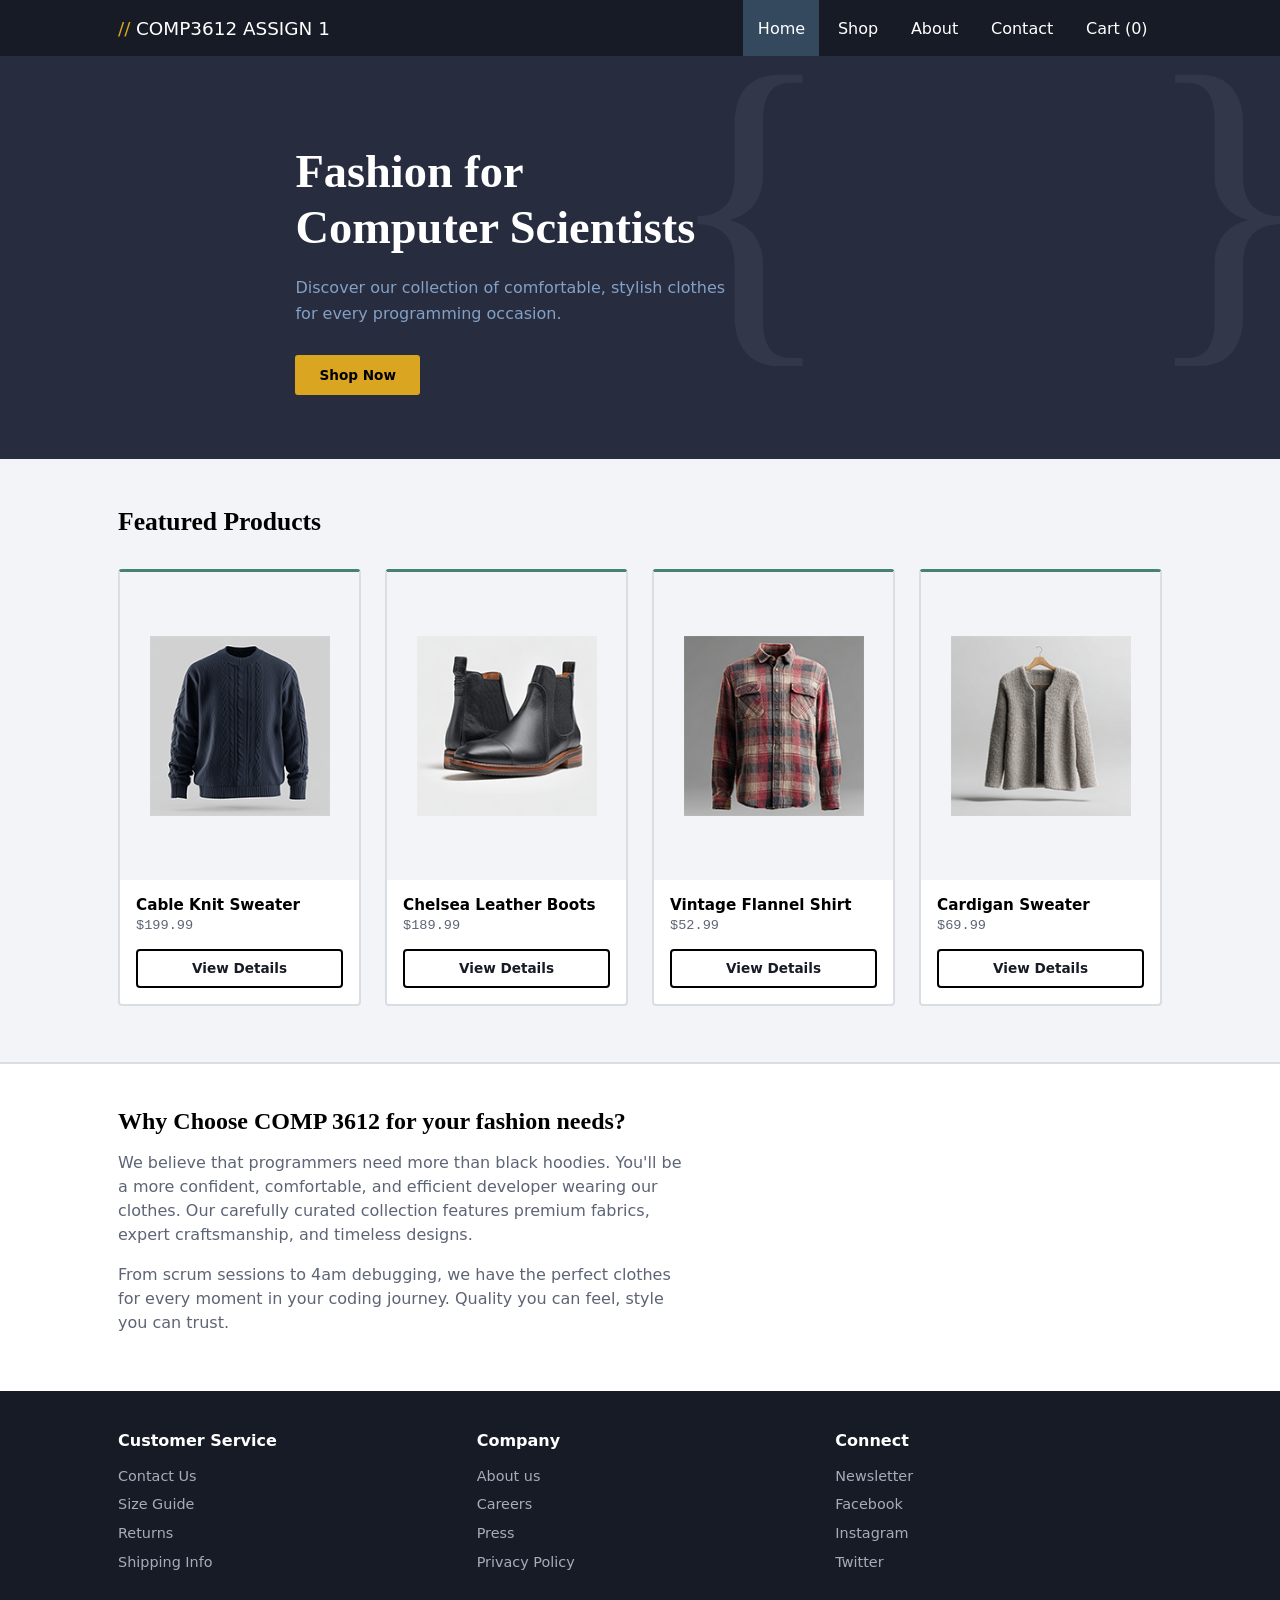
<file: index.html>
<!DOCTYPE html>

<html>
    <head>
        <meta charset="UTF-8">
        <meta name="viewport" content="width=device-width, intial-scale=1.0">
        <title>Home page - COMP3612 Assign 1</title>
        <link rel="stylesheet" href="styles.css">
    </head>
    <body>

        <header class="site-header">
            <div class="container">
                <a class="logo" href="index.html"><span>//</span>COMP3612 ASSIGN 1</a>

                <nav class="site-nav" aria-label="Main navigation">
                    <ul>
                        <li><a class="active" href="index.html" aria-current="page">Home</a></li>
                        <li><a href="#">Shop</a></li>
                        <li><a href="about.html" aria-current="page">About</a></li>
                        <li><a href="#" aria-current="page">Contact</a></li>
                        <li><a href="#" aria-current="page">Cart (0)</a></li>

                    </ul>
                </nav>
            </div>
        </header>

        <main>
            <section class="hero">
                <div class="container">
                    <div class="hero-copy">
                        <h1>Fashion for Computer Scientists</h1>
                        <p>Discover our collection of comfortable, stylish clothes for every programming occasion.</p>
                        <a class="hero-button" href="product.html">Shop Now</a>
                    </div>
                </div>
            </section>

            <section class="featured">
                <div class="container">
                    <h2 id="featured-header">Featured Products</h2>

                    <div class="product-grid">
                        <article class="product-card">
                            <figure>
                                <img src="data/images/003-small-front.png" alt="Cable knit sweater">
                            </figure>

                            <div class="card-body">
                                <h3>Cable Knit Sweater</h3>
                                <p class="price">$199.99</p>
                                <a class="featured-button" href="product.html">View Details</a>
                            </div>
                        </article>

                        <article class="product-card">
                            <figure>
                                <img src="data/images/008-small-front.png" alt="Boots">
                            </figure>

                            <div class="card-body">
                                <h3>Chelsea Leather Boots</h3>
                                <p class="price">$189.99</p>
                                <a class="dark featured-button" href="#">View Details</a>
                            </div>
                        </article>

                        <article class="product-card">
                            <figure>
                                <img src="data/images/011-small-front.png" alt="Flannel">
                            </figure>

                            <div class="card-body">
                                <h3>Vintage Flannel Shirt</h3>
                                <p class="price">$52.99</p>
                                <a class="featured-button" href="#">View Details</a>
                            </div>
                        </article>

                        <article class="product-card">
                            <figure>
                                <img src="data/images/009-small-front.png" alt="Cardigan">
                            </figure>

                            <div class="card-body">
                                <h3>Cardigan Sweater</h3>
                                <p class="price">$69.99</p>
                                <a class="featured-button" href="#">View Details</a>
                            </div>
                        </article>
                    </div>

                </div>

            </section>

            <section class="why">
                <div class="container">
                    <h2 id="why-header">Why Choose COMP 3612 for your fashion needs?</h2>
                    <p>We believe that programmers need more than black hoodies. You'll be a more confident, comfortable, and efficient developer wearing our clothes. Our carefully curated collection features premium fabrics, expert craftsmanship, and timeless designs.</p>
                    <p>From scrum sessions to 4am debugging, we have the perfect clothes for every moment in your coding journey. Quality you can feel, style you can trust.</p>
                 </div>
            </section>

        </main>


        <footer>
            <div class="container">
                <div class="site-footer">
                    <section>
                        <h2>Customer Service</h2>
                        <ul>
                            <li><a href="#">Contact Us</a></li>
                            <li><a href="#">Size Guide</a></li>
                            <li><a href="#">Returns</a></li>
                            <li><a href="#">Shipping Info</a></li>
                        </ul>
                    </section>

                    <section>
                        <h2>Company</h2>
                        <ul>
                            <li><a href="about.html">About us</a></li>
                            <li><a href="#">Careers</a></li>
                            <li><a href="#">Press</a></li>
                            <li><a href="#">Privacy Policy</a></li>
                        </ul>
                    </section>

                    <section>
                        <h2>Connect</h2>
                        <ul>
                            <li><a href="#">Newsletter</a></li>
                            <li><a href="#">Facebook</a></li>
                            <li><a href="#">Instagram</a></li>
                            <li><a href="#">Twitter</a></li>
                        </ul>
                    </section>

                </div>

            </div>
        </footer>

    </body>
</html>
</file>
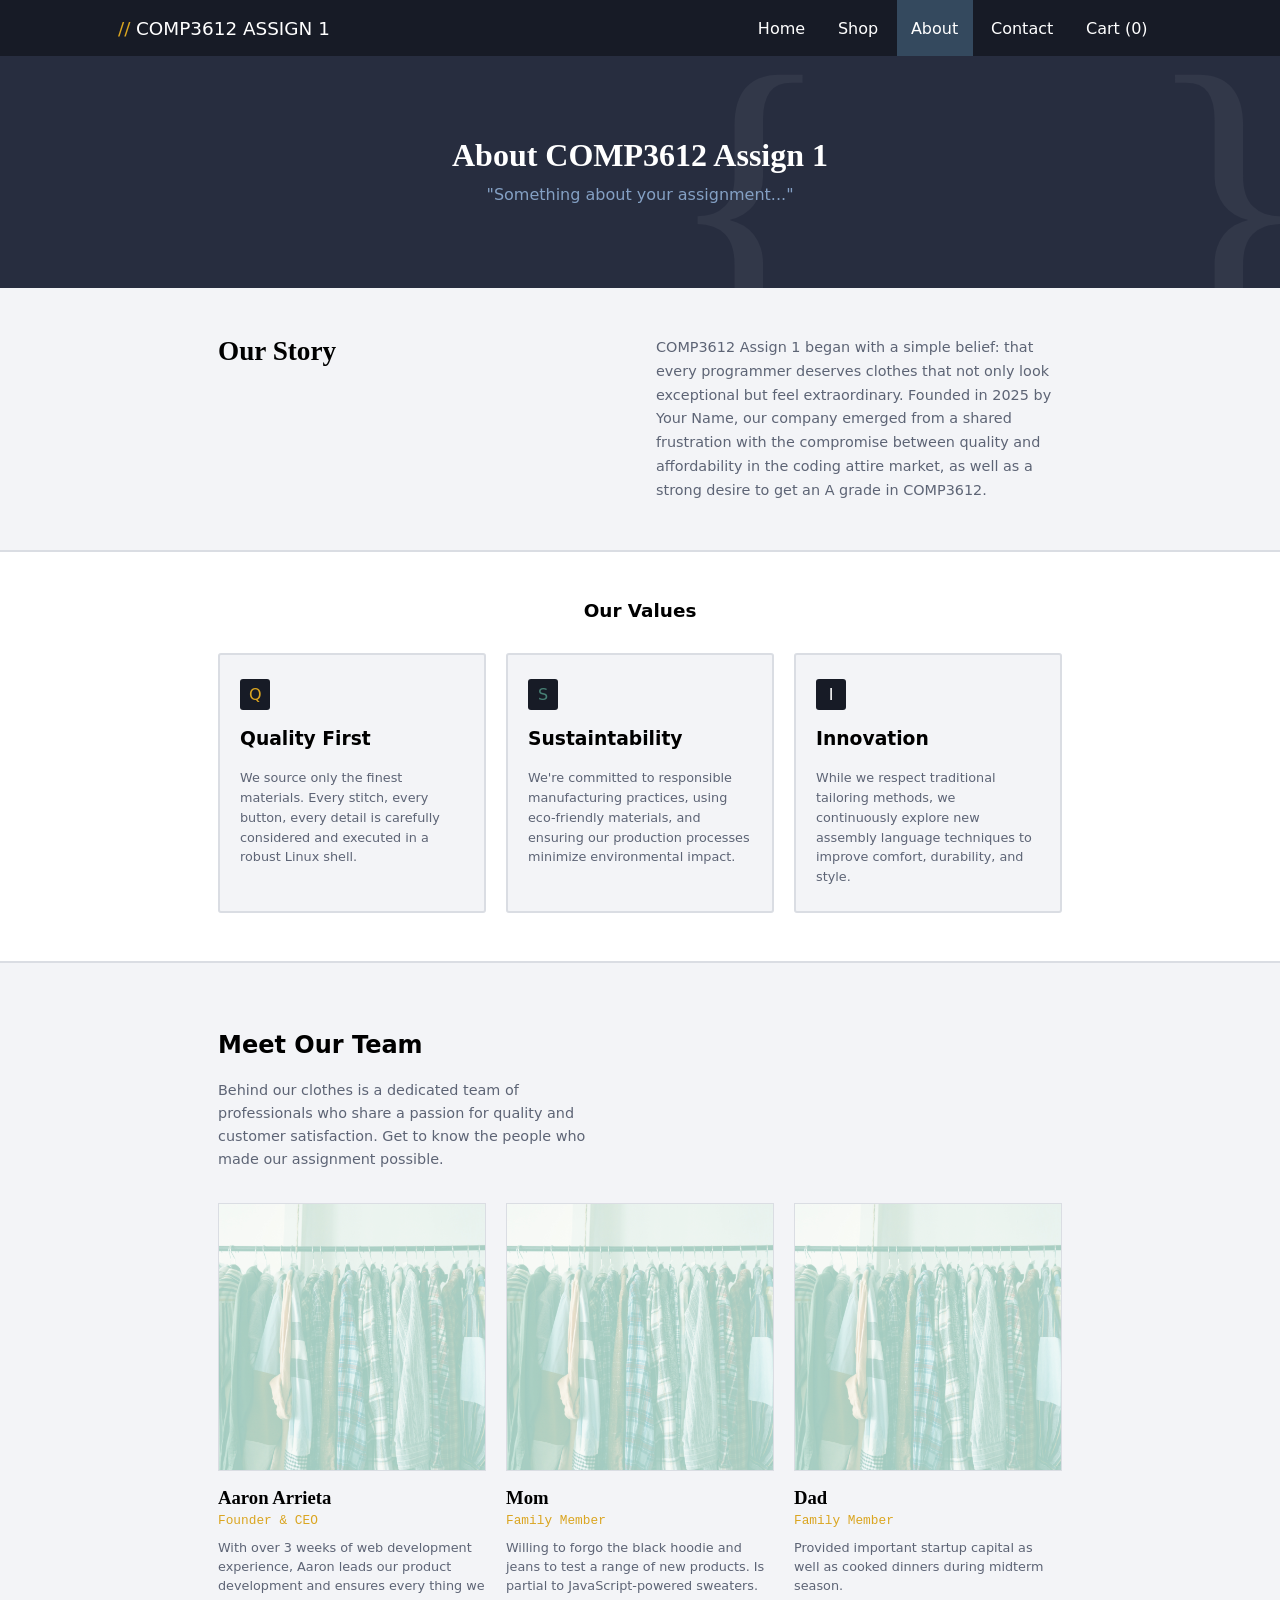
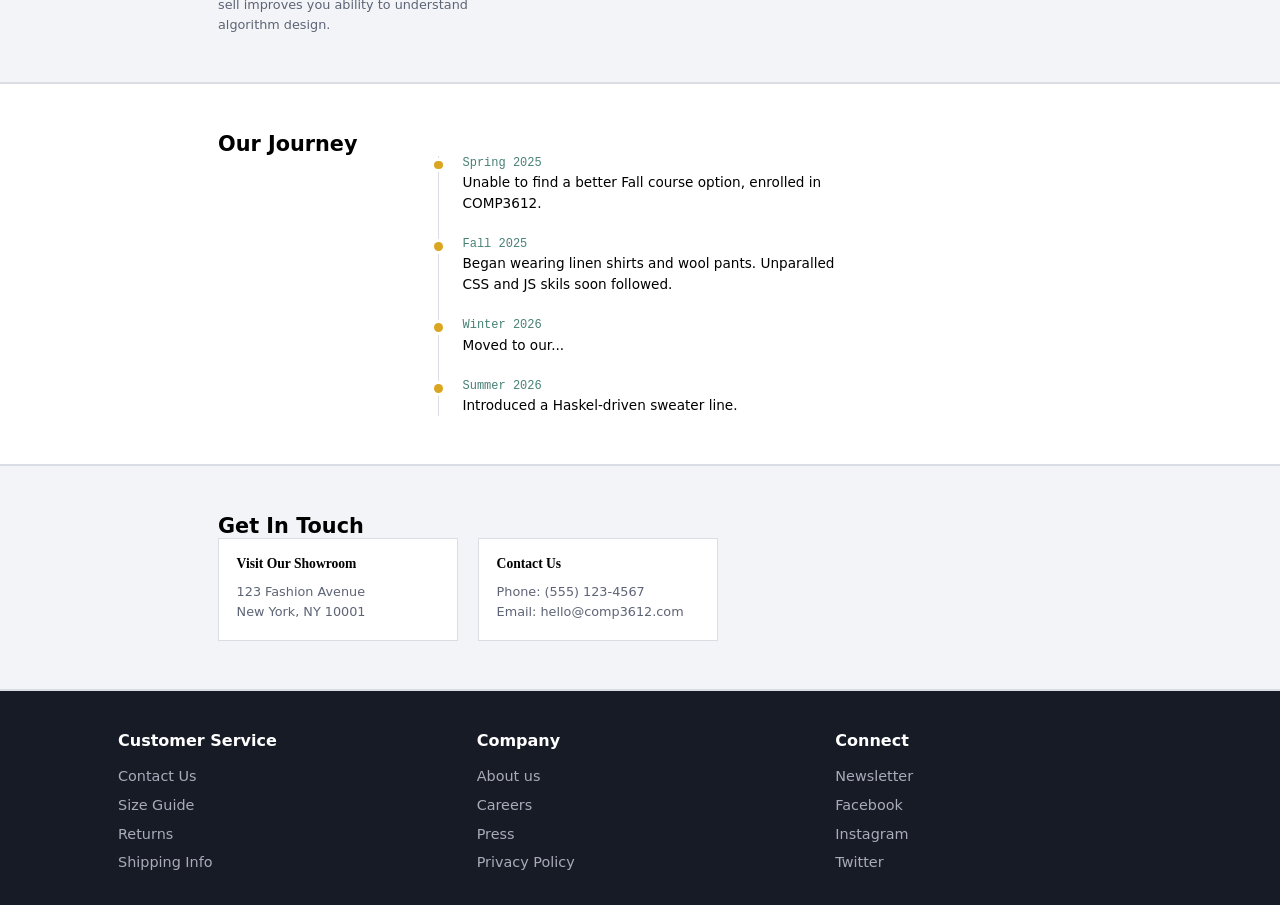
<file: about.html>
<!DOCTYPE html>

<html>
    <head>
        <meta charset="UTF-8">
        <meta name="viewport" content="width=device-width, intial-scale=1.0">
        <title>About page - COMP3612 Assign 1</title>
        <link rel="stylesheet" href="styles.css">
    </head>
    
    <body>
    <header class="site-header">
        <div class="container">
            <a class="logo" href="index.html"><span>//</span>COMP3612 ASSIGN 1</a>

            <nav class="site-nav" aria-label="Main navigation">
                <ul>
                    <li><a href="index.html" aria-current="page">Home</a></li>
                    <li><a href="#">Shop</a></li>
                    <li><a class="active" href="about.html" aria-current="page">About</a></li>
                    <li><a href="#" aria-current="page">Contact</a></li>
                    <li><a href="#" aria-current="page">Cart (0)</a></li>

                </ul>
            </nav>
        </div>
    </header>

    <main>
        <section class="hero hero-about">
            <div class="container narrow">
                <h1>About COMP3612 Assign 1</h1>
                <p>"Something about your assignment..."</p>
            </div>
        </section>

        <section class="story">
            <div class="container narrow story-layout">
                <h2 class="story-heading">Our Story</h2>
                <p>COMP3612 Assign 1 began with a simple belief: that every programmer deserves clothes that not only look exceptional but feel extraordinary. Founded in 2025 by Your Name, our company emerged from a shared frustration with the compromise between quality and affordability in the coding attire market, as well as a strong desire to get an A grade in COMP3612.</p>
            </div>
        </section>

        <section class="values">
            <div class="container narrow">
                <h2 id="values-heading">Our Values</h2>
                
                <div class="values-grid">

                    <article class="value-card">
                        <div class="value-icon Q">Q</div>
                        <h3>Quality First</h3>
                        <p>We source only the finest materials. Every stitch, every button, every detail is carefully considered and executed in a robust Linux shell.</p>
                    </article>
                    
                    <article class="value-card">
                        <div class="value-icon S">S</div>
                        <h3>Sustaintability</h3>
                        <p>We're committed to responsible manufacturing practices, using eco-friendly materials, and ensuring our production processes minimize environmental impact.</p>
                    </article>
                    
                    <article class="value-card">
                        <div class="value-icon I">I</div>
                        <h3>Innovation</h3>
                        <p>While we respect traditional tailoring methods, we continuously explore new assembly language techniques to improve comfort, durability, and style.</p>
                    </article>
                </div>

            </div>
        </section>

        <section class="team">
            <div class="container narrow">
                <h2 id="team-heading">Meet Our Team</h2>
                <p class="team-desc">Behind our clothes is a dedicated team of professionals who share a passion for quality and customer satisfaction. Get to know the people who made our assignment possible.</p>
                
                <div class="team-grid">

                    <article class="team-member">
                        <figure>
                            <img class="photo-1" src="data/images/closet.jpg" alt="closet">
                        </figure>
                        <h3>Aaron Arrieta</h3>
                        <p class="team-role">Founder & CEO</p>
                        <p>With over 3 weeks of web development experience, Aaron leads our product development and ensures every thing we sell improves you ability to understand algorithm design.</p>
                    </article>

                    <article class="team-member">
                        <figure>
                            <img class="photo-1" src="data/images/closet.jpg" alt="closet">
                        </figure>
                        <h3>Mom</h3>
                        <p class="team-role">Family Member</p>
                        <p>Willing to forgo the black hoodie and jeans to test a range of new products. Is partial to JavaScript-powered sweaters.</p>
                    </article>

                    <article class="team-member">
                        <figure>
                            <img class="photo-1" src="data/images/closet.jpg" alt="closet">
                        </figure>
                        <h3>Dad</h3>
                        <p class="team-role">Family Member</p>
                        <p>Provided important startup capital as well as cooked dinners during midterm season.</p>
                    </article>
                </div>
            </div>
        </section>

        <section class="journey">
            <div class="container narrow">
                <h2 id="journey-heading">Our Journey</h2>

                <ol class="timeline">
                    <li>
                        <time>Spring 2025</time>
                        <p>Unable to find a better Fall course option, enrolled in COMP3612.</p>
                    </li>
                    <li>
                        <time>Fall 2025</time>
                        <p>Began wearing linen shirts and wool pants. Unparalled CSS and JS skils soon followed.</p>
                    </li>
                    <li>
                        <time>Winter 2026</time>
                        <p>Moved to our...</p>
                    </li>
                    <li>
                        <time>Summer 2026</time>
                        <p>Introduced a Haskel-driven sweater line.</p>
                    </li>
                </ol>
            </div>
        </section>
        
        <section class="contact">
            <div class="container narrow">
                <h2 id="contact-heading">Get In Touch</h2>

                <div class="contact-grid">
                    <address class="contact-card">
                        <h3>Visit Our Showroom</h3>
                        <p>123 Fashion Avenue<br>New York, NY 10001</p>
                    </address>

                    <address class="contact-card">
                        <h3>Contact Us</h3>
                        <p>Phone: (555) 123-4567<br>Email: hello@comp3612.com</p>
                    </address>
                    
                </div>
            </div>
        </section>

    </main>


        <footer>
            <div class="container">
                <div class="site-footer">
                    <section>
                        <h2>Customer Service</h2>
                        <ul>
                            <li><a href="#">Contact Us</a></li>
                            <li><a href="#">Size Guide</a></li>
                            <li><a href="#">Returns</a></li>
                            <li><a href="#">Shipping Info</a></li>
                        </ul>
                    </section>

                    <section>
                        <h2>Company</h2>
                        <ul>
                            <li><a href="about.html">About us</a></li>
                            <li><a href="#">Careers</a></li>
                            <li><a href="#">Press</a></li>
                            <li><a href="#">Privacy Policy</a></li>
                        </ul>
                    </section>

                    <section>
                        <h2>Connect</h2>
                        <ul>
                            <li><a href="#">Newsletter</a></li>
                            <li><a href="#">Facebook</a></li>
                            <li><a href="#">Instagram</a></li>
                            <li><a href="#">Twitter</a></li>
                        </ul>
                    </section>

                </div>

            </div>
        </footer>
    </body>

</html>
</file>
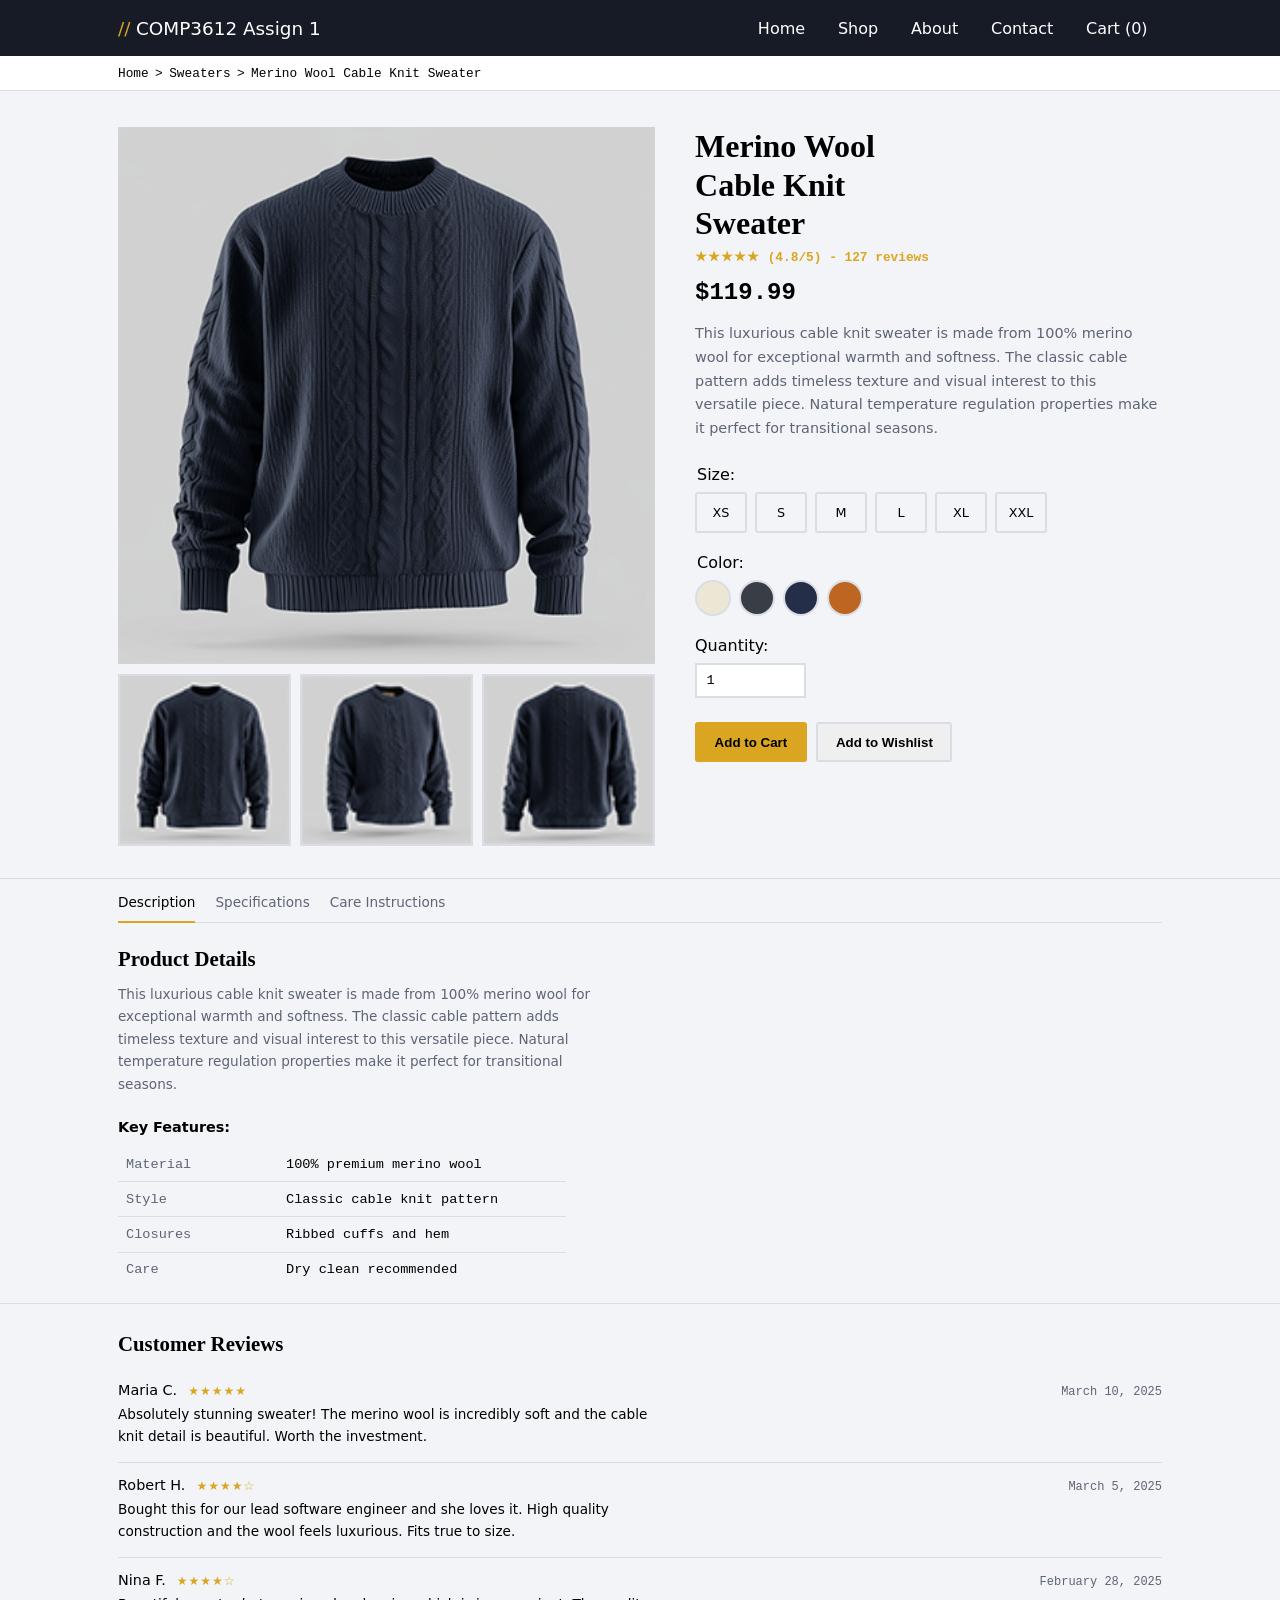
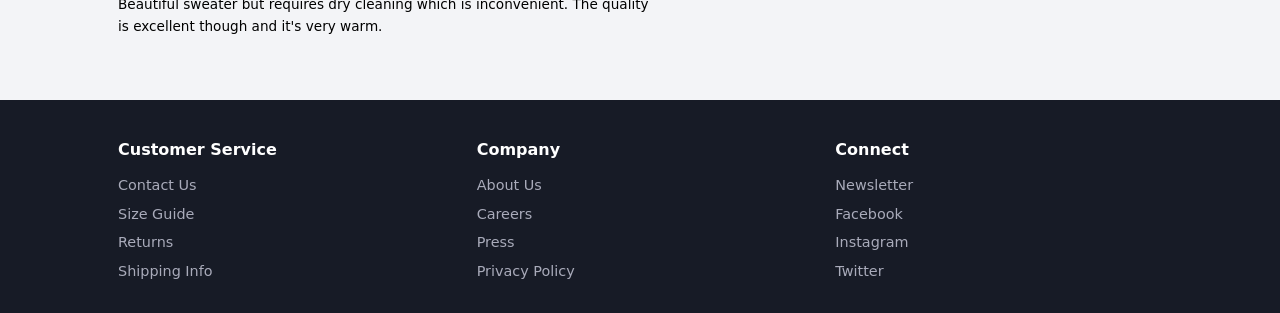
<file: product.html>
<!DOCTYPE html>
<html lang="en">
    <head>
        <meta charset="UTF-8">
        <meta name="viewport" content="width=device-width, initial-scale=1.0">
        <title>Merino Wool Cable Knit Sweater - COMP3612 Assign 1</title>
        <link rel="stylesheet" href="styles.css">
    </head>

    <body>
        <header class="site-header">
            <div class="container">
                <a class="logo" href="index.html"><span>//</span>COMP3612 Assign 1</a>

                <nav class="site-nav" aria-label="Main navigation">
                    <ul>
                        <li><a href="index.html">Home</a></li>
                        <li><a href="#">Shop</a></li>
                        <li><a href="about.html">About</a></li>
                        <li><a href="#">Contact</a></li>
                        <li><a href="#">Cart (0)</a></li>
                    </ul>
                </nav>
            </div>
        </header>

        <nav class="shop-nav" aria-label="Breadcrumb">
            <div class="container">
                <ol>
                    <li><a href="index.html">Home</a></li>
                    <li><a href="#">Sweaters</a></li>
                    <li aria-current="page">Merino Wool Cable Knit Sweater</li>
                </ol>
            </div>
        </nav>

        <main>
            <article>
                <section class="product-main" aria-labelledby="product-title">
                    <div class="container product-layout">

                        <div class="product-gallery">
                            <figure class="gallery-main">
                                <img src="data/images/003-medium-front.png" alt="Navy merino wool cable knit sweater, front view">
                            </figure>

                            <div class="small-gallery">
                                <a href="#"><img src="data/images/003-thumb-front.png" alt="Sweater front view"></a>
                                <a href="#"><img src="data/images/003-thumb-front-angle.png" alt="Sweater front angle view"></a>
                                <a href="#"><img src="data/images/003-thumb-back.png" alt="Sweater back view"></a>
                            </div>
                        </div>

                        <div class="product-info">
                            <h1 id="product-title">Merino Wool Cable Knit Sweater</h1>
                            <p class="rating"><span class="stars" aria-hidden="true">★★★★★</span> (4.8/5) - 127 reviews</p>
                            <p class="product-price">$119.99</p>
                            <p class="product-description">This luxurious cable knit sweater is made from 100% merino wool for exceptional warmth and softness. The classic cable pattern adds timeless texture and visual interest to this versatile piece. Natural temperature regulation properties make it perfect for transitional seasons.</p>

                            <form action="https://www.randyconnolly/tests/process.php" method="post">
                                <fieldset>
                                    <legend>Size:</legend>
                                    <div class="option-row">
                                        <!-- w3schools -->
                                        <label class="size-option"><input type="radio" name="size" value="XS"><span>XS</span></label>
                                        <label class="size-option"><input type="radio" name="size" value="S"><span>S</span></label>
                                        <label class="size-option"><input type="radio" name="size" value="M"><span>M</span></label>
                                        <label class="size-option"><input type="radio" name="size" value="L"><span>L</span></label>
                                        <label class="size-option"><input type="radio" name="size" value="XL"><span>XL</span></label>
                                        <label class="size-option"><input type="radio" name="size" value="XXL"><span>XXL</span></label>
                                    </div>
                                
                                </fieldset>

                                <fieldset>
                                    <legend>Color:</legend>
                                    <div class="option-row">

                                        <label class="color-option"><input type="radio" name="color" value="Beige"><span class="circle beige"></span></label>
                                        <label class="color-option"><input type="radio" name="color" value="Black"><span class="circle black"></span></label>
                                        <label class="color-option"><input type="radio" name="color" value="Navy"><span class="circle navy"></span></label>
                                        <label class="color-option"><input type="radio" name="color" value="Orange"><span class="circle orange"></span></label>
                                    </div>
                                </fieldset>
                                    
                                <div class="quantity">
                                    <label for="quantity">Quantity:</label>
                                    <input type="number" id="quantity" name="quantity" value="1" min="1" max="99">

                                </div>

                                <div class="form-actions">
                                    <button class="add-button" type="submit">Add to Cart</button>
                                    <button class="wishlist-button" type="button">Add to Wishlist</button>

                                </div>

                            </form>

                        </div>

                    </div>
                </section>

                <section class="product-details" aria-labelledby="details-heading">
                    <div class="container">
                        <ul class="tab-list">
                            <li><a class="active" href="#details-heading">Description</a></li>
                            <li><a href="#details-heading">Specifications</a></li>
                            <li><a href="#details-heading">Care Instructions</a></li>
                        </ul>

                        <h2 id="details-heading">Product Details</h2>
                        <p class="details-text">This luxurious cable knit sweater is made from 100% merino wool for exceptional warmth and softness. The classic cable pattern adds timeless texture and visual interest to this versatile piece. Natural temperature regulation properties make it perfect for transitional seasons.</p>

                        <h3 class="key-header">Key Features:</h3>
                        <table class="features-table">
                            <tbody>
                                <tr><th scope="row">Material</th><td>100% premium merino wool</td></tr>
                                <tr><th scope="row">Style</th><td>Classic cable knit pattern</td></tr>
                                <tr><th scope="row">Closures</th><td>Ribbed cuffs and hem</td></tr>
                                <tr><th scope="row">Care</th><td>Dry clean recommended</td></tr>
                            </tbody>
                        </table>
                    </div>
                </section>

                <section class="reviews" aria-labelledby="reviews-heading">
                    <div class="container">
                        <h2 id="reviews-heading" class="review-header">Customer Reviews</h2>

                        <article class="review">
                            <div class="review-head">
                                <p class="name">Maria C. <span class="stars" role="img" aria-label="5 out of 5 stars">★★★★★</span></p>
                                <time datetime="2025-03-10">March 10, 2025</time>
                            </div>
                            <p class="review-text">Absolutely stunning sweater! The merino wool is incredibly soft and the cable knit detail is beautiful. Worth the investment.</p>
                        </article>

                        <article class="review">
                            <div class="review-head">
                                <p class="name">Robert H. <span class="stars" role="img" aria-label="4 out of 5 stars">★★★★☆</span></p>
                                <time datetime="2025-03-05">March 5, 2025</time>
                            </div>
                            <p class="review-text">Bought this for our lead software engineer and she loves it. High quality construction and the wool feels luxurious. Fits true to size.</p>
                        </article>

                        <article class="review">
                            <div class="review-head">
                                <p class="name">Nina F. <span class="stars" role="img" aria-label="4 out of 5 stars">★★★★☆</span></p>
                                <time datetime="2025-02-28">February 28, 2025</time>
                            </div>
                            <p class="review-text">Beautiful sweater but requires dry cleaning which is inconvenient. The quality is excellent though and it's very warm.</p>
                        </article>
                    </div>
                </section>
            </article>
        </main>

        <footer>
            <div class="container">
                <div class="site-footer">
                    <section>
                        <h2>Customer Service</h2>
                        <ul>
                            <li><a href="#">Contact Us</a></li>
                            <li><a href="#">Size Guide</a></li>
                            <li><a href="#">Returns</a></li>
                            <li><a href="#">Shipping Info</a></li>
                        </ul>
                    </section>

                    <section>
                        <h2>Company</h2>
                        <ul>
                            <li><a href="about.html">About Us</a></li>
                            <li><a href="#">Careers</a></li>
                            <li><a href="#">Press</a></li>
                            <li><a href="#">Privacy Policy</a></li>
                        </ul>
                    </section>

                    <section>
                        <h2>Connect</h2>
                        <ul>
                            <li><a href="#">Newsletter</a></li>
                            <li><a href="#">Facebook</a></li>
                            <li><a href="#">Instagram</a></li>
                            <li><a href="#">Twitter</a></li>
                        </ul>
                    </section>
                </div>
            </div>
        </footer>
    </body>
</html>
</file>
<file: styles.css>
body {
    margin: 0;
    display: flex;
    flex-direction: column;
    min-height: 100vh;
    font-family: system-ui, -apple-system, BlinkMacSystemFont, 'Segoe UI', Roboto, Oxygen, Ubuntu, Cantarell, 'Open Sans', 'Helvetica Neue', sans-serif;
}



.container {
    width: 100%;
    max-width: 1100px;
    margin: 0 auto;
    padding: 0 1.75rem;
    box-sizing: border-box;
}

/* header + navigation */

.site-header {
    background-color: #171b26;
    color: white;
}

.site-header .container {
    display: flex;
    align-items:stretch;
    justify-content: space-between;
    min-height: 3.5rem;
    gap: 1rem;
}

.logo {
    display: flex;
    align-items: center;
    color:white;
    text-decoration: none;
    white-space: nowrap;
    font-size: 1.15rem;
}

.logo span {
    color: goldenrod;
    margin-right: 0.35rem;
}

.site-nav {
    display: flex;
}

.site-nav li {
    display: flex;
}

.site-nav ul {
    display: flex;
    justify-content: flex-end;
    gap: 0.25rem;
    list-style-type: none;
    margin: 0;
}

.site-nav a {
    display: flex;
    align-items: center;
    padding: 0 0.9rem;
    font-size: 1rem;
    color: white;
    text-decoration: none;
    
}

.site-nav a:hover {
    background-color: #34495e;
    border-radius: 1px;
}

.site-nav a.active {
    background-color: #34495e;
}

/* hero */
.hero {
    position: relative;
    overflow: hidden;
    padding: 5.5rem 0 4rem;
    background-color: #272d3f;
    color: white;
}

/* (w3schools) decorative curly braces behind the text */
.hero::before,
.hero::after {
    position: absolute;
    top: -2rem;
    font-family: Georgia, 'Times New Roman', Times, serif;
    font-size: 22rem;
    line-height: 1;
    color: rgba(255, 255, 255, 0.05);
    pointer-events: none;
}

.hero::before {
    content: "{";
    left: 52%;
}

.hero::after {
    content: "}";
    right: -2rem;
}

.hero .container {
    position: relative;
    z-index: 1;
}

.hero-copy {
    max-width: 440px;
    margin-left: 17%;
}

.hero h1 {
    margin: 0 0 1.25rem;
    font-family: Georgia, 'Times New Roman', Times, serif;
    font-size: 2.9rem;
    line-height: 1.2;
}

.hero p {
    margin: 0 0 1.75rem;
    font-size: 1rem;
    line-height: 1.6;
    color: #84a0c4;
}

.hero-button {
    display: inline-block;
    padding: 0.75rem 1.5rem;
    border-radius: 3px;
    text-decoration: none;
    font-size: 0.85rem;
    font-weight: 600;
    color: black;
    background-color: goldenrod;
}

.hero-button:hover {
    background-color: rgb(164, 125, 26);
}

/* Featured Products */

.featured {
    background-color: #f3f4f7;
    padding: 3rem 0 3.5rem;
}

.featured h2 {
    margin: 0 0 2rem;
    font-family: Georgia, 'Times New Roman', Times, serif;
    font-size: 1.6rem;
}

.product-grid {
    display: grid;
    grid-template-columns: 1fr 1fr 1fr 1fr;
    gap: 1.5rem;
    align-items: start;

}

.product-card {
    background-color: white;    
    border: 2px solid #dadde3;
    border-top: 3px solid #478075;
    border-radius: 4px;

}

.product-card:hover {
    border: 2px solid black;
    border-top: 3px solid goldenrod;
    border-radius: 4px;

}

.product-card figure {
    margin: 0;
    padding: 4rem 1.5rem 4rem 1.5rem;
    background-color: #f3f4f7;
}

.product-card img {
    display: block;
    width: 100%;
    max-width: 180px;
    margin: 0 auto;
}

.card-body {
    padding: 1rem;
}

.product-card h3 {
    margin: 0 0 0.25rem;
    font-size: 0.95rem;
}

.price {
    margin: 0 0 1rem;
    font-family: "Courier New", monospace;
    font-size: 0.85rem;
    color: #5d6475;
}

.featured-button {
    display:block;
    border: 2px solid black;
    border-radius: 4px;
    padding: 0.6rem;
    text-decoration: none;
    text-align: center;
    font-size: 0.85rem;
    font-weight: 600;
    color: #171b26;
    background-color: white;
}

.featured-button:hover {
    color: white;
    background-color: #171b26;
}

/* why */
.why {
    padding: 2.75rem 0 2.5rem;
    border-top: 2px solid #dadde3;
}

.why h2 {
    margin: 0 0 1rem;
    font-family: Georgia, 'Times New Roman', Times, serif;
}

.why p {
    max-width: 36rem;
    margin: 0 0 1rem;
    line-height: 1.5;
    color: #5d6475;
}

/* footer */

footer {
    margin-top: auto;
    padding: 2.5rem 0 1.5rem;
    background-color: #171b26;
    color: white;
}

.site-footer {
    display: grid;
    grid-template-columns: repeat(3, 1fr);
    gap: 2rem;
}

footer h2 {
    margin: 0 0 1rem;
    font-size: 1rem;
}

footer ul {
    list-style-type: none;
    margin: 0;
    padding: 0;
}

footer li {
    margin-bottom: 0.6rem;
}

footer a {
    text-decoration: none;
    color: #a9abba;
    font-size: 0.9rem;
}

/* body */

body {
    margin: 0;
    display: flex;
    flex-direction: column;
    min-height: 100vh;
}

/* PRODUCT.HTML PAGE */

.shop-nav {
    background-color: white;
    border-bottom: 1px solid #dadde3;
}

.shop-nav ol {
    display: flex;
    flex-wrap: wrap;
    gap: 0.4rem;
    padding: 0.6rem 0;
    margin: 0;
    list-style: none;
    font-family: 'Courier New', Courier, monospace;
    font-size: 0.8rem;
}

/* (w3schools) */

.shop-nav li + li::before {
    content: ">";
    margin-right: 0.4rem;
}

.shop-nav a {
    text-decoration: none;
    color: black;
}

.shop-nav a:hover {
    color: goldenrod;
}

.product-main {
    background-color: #f3f4f7;
    padding: 2.25rem 0 2rem;
}

.product-layout {
    display: grid;
    grid-template-columns: 1.15fr 1fr;
    gap: 2.5rem;
    align-items: start;
}

/* gallery */

.gallery-main {
    margin: 0 0 0.6rem;
    background-color: #dadde3;
}

.gallery-main img {
    display: block;
    width: 100%;
}

.small-gallery {
    display: grid;
    grid-template-columns: repeat(3, 1fr);
    gap: 0.6rem;
}

.small-gallery a {
    display: block;
    border: 2px solid transparent;
    background-color: #dadde3;
}

.small-gallery img {
    display: block;
    width: 100%;
}

/* product info */

.product-info h1 {
    max-width: 15rem;
    margin: 0 0 0.4rem;
    font-family: Georgia, 'Times New Roman', Times, serif;
    font-size: 2rem;
    line-height: 1.2;
}

.rating {
    margin: 0 0 0.9rem;
    font-family: 'Courier New', Courier, monospace;
    font-size: 0.8rem;
    color: goldenrod;
    font-weight: 600;
    
}

.stars {
    letter-spacing: 1px;
}

.product-price {
    margin: 0 0 1rem;
    font-family: 'Courier New', Courier, monospace;
    font-size: 1.5rem;
    font-weight: 700;
}

.product-description {
    margin: 0 0 1.5rem;
    font-size: 0.9rem;
    line-height: 1.65;
    color: #5d6475;
}


/* details + tabs */

.product-details,
.reviews {
    background-color: #f3f4f7;
}

.product-details {
    padding-bottom: 1rem;
    border-top: 1px solid #dadde3;
}

.tab-list {
    display: flex;
    gap: 1.25rem;
    margin: 0 0 1.5rem;
    padding: 0;
    list-style: none;
    border-bottom: 1px solid #dadde3;
    font-size: 0.85rem;
}

.tab-list li a {
    display: block;
    margin-bottom: -1px;
    padding: 0.9rem 0 0.7rem;
    border-bottom: 2px solid transparent;
    color: #5d6475;
    font-weight: 400;
    text-decoration: none;
}

.tab-list li a:hover {
    color: goldenrod;
}

.tab-list li a.active {
    border-bottom-color: goldenrod;
    color: black;
}

.product-details h2,
.review-header {
    margin: 0 0 0.75rem;
    font-family: Georgia, 'Times New Roman', Times, serif;
    font-size: 1.3rem;
}

.details-text {
    max-width: 30rem;
    margin: 0;
    line-height: 1.65;
    font-size: 0.85rem;
    color: #5d6475;
}

.key-header {
    margin: 1.5rem 0 0.75rem;
    font-size: 0.9rem;
}

/* table */

.features-table {
    width: 100%;
    max-width: 28rem;
    border-collapse: collapse;
    font-size: 0.85rem;
}

.features-table th,
.features-table td {
    padding: 0.6rem 0.5rem;
    border-bottom: 1px solid #dadde3;
    text-align: left;
    font-weight: 400;
    font-family: 'Courier New', Courier, monospace;
}

.features-table th {
    width: 9rem;
    color: #5d6475;
}

.features-table tr:last-child th,
.features-table tr:last-child td {
    border-bottom: 0;
}

/* reviews */

.reviews {
    padding: 1.75rem 0 3rem;
    border-top: 1px solid #dadde3;
}

.review {
    padding: 0.9rem 0;
    border-bottom: 1px solid #dadde3;
}

.review:last-child {
    border-bottom: 0;
}

.review-head {
    display: flex;
    justify-content: space-between;
    align-items: baseline;
    margin-bottom: 0.3rem;
}

.reviews .name {
    margin: 0;
    font-weight: 500;
    font-size: 0.9rem;
}

.reviews .stars {
    margin-left: 0.4rem;
    font-size: 0.75rem;
    color: goldenrod;
}

.review time {
    font-family: 'Courier New', Courier, monospace;
    font-size: 0.75rem;
    color: #5d6475;
}

.review-text {
    max-width: 34rem;
    margin: 0;
    font-size: 0.85rem;
    line-height: 1.6;
    color: black;
}

/* product form css */

fieldset {
    margin: 0 0 1.25rem;
    padding: 0;
    border: 0;
}

legend,
.quantity label {
    display: block;
    margin-bottom: 0.5rem;
    font-weight: 500;
}

.option-row {
    display: flex;
    flex-wrap: wrap;
    gap: 0.5rem;
}


/* (stackoverflow answer) */
.size-option input,
.color-option input {
    position: fixed;
    opacity: 0;
}

.size-option span {
    display: block;
    min-width: 2rem;
    padding: 0.7rem 0.5rem;
    border: 2px solid #dadde3;
    border-radius: 3px;
    text-align: center;
    cursor: pointer;
    font-size: 0.8rem;
}

.size-option span:hover,
.size-option input:checked + span {
    border-color: black;
}

.circle {
    display: block;
    width: 2rem;
    height: 2rem;
    border: 2px solid #dadde3;
    border-radius: 100%;
    cursor: pointer;
}

.circle.beige { background-color: #ece7d5; }
.circle.black { background-color: #393d46; }
.circle.navy { background-color: #242e48; }
.circle.orange { background-color: #bc6622; }

.color-option input:checked + .circle {
    border-color: black;
}

.quantity input {
    width: 5.5rem;
    padding: 0.5rem 0.6rem;
    font-size: 0.85rem;
    font-family: 'Courier New', Courier, monospace;
    border: 2px solid #dadde3;

}

.form-actions {
    display: flex;
    gap: 0.6rem;
    margin-top: 1.5rem;
}

.add-button {
    padding: 0.65rem 1.1rem;
    background-color: goldenrod;
    font-weight: 600;
    border: 2px solid goldenrod;
    border-radius: 3px;
    cursor: pointer;
}

.wishlist-button {
    padding: 0.65rem 1.1rem;
    padding: 0.65rem 1.1rem;
    font-weight: 600;
    border: 2px solid #dadde3;
    border-radius: 3px;
    cursor: pointer;
}

.add-button:hover,
.wishlist-button:hover {
    border: 2px solid black;
}



/* - ABOUT.HTML PAGE - */

.container.narrow { max-width: 900px;}

.hero.hero-about {
    padding: 5rem 0;
    text-align: center;
}

.hero.hero-about h1{
    margin: 0 0 0.5rem;
    font-size: 2rem;
}

.hero.hero-about p{
    margin: 0;
}

/* about story */
.story {
    background-color: #f3f4f7;
    padding: 3rem 0;
    border-bottom: 2px solid #dadde3;
}

.story-layout {
    display: grid;
    grid-template-columns: 1fr 1fr;
    gap: 2rem;
}

.story p {
    margin: 0;
    font-size: 0.9rem;
    line-height: 1.65;
    color: #5d6475;
}

.story h2 {
    margin: 0;
    font-size: 1.7rem;
    font-family: 'Times New Roman', Times, serif;
}

/*values*/
.values {
    background-color: white;
    padding: 3rem 0;
    border-bottom: 2px solid #dadde3;
}

.values h2 {
    margin: 0;
    margin-bottom: 2rem;
    text-align: center;
    font-size: 1.15rem;
}

.values p {
    font-size: 0.8rem;
}

.values-grid {
    display: grid;
    grid-template-columns: 1fr 1fr 1fr;
    gap: 1.25rem;
}

.value-card {
    padding: 1.5rem 1.25rem;
    background-color: #f3f4f7;
    border: 2px solid #dadde3;
    border-radius: 3px;
}

.value-icon {
    display: grid;
    place-items: center;
    width: 1.9rem;
    height: 1.9rem;
    background-color: #171b26;
    border-radius: 3px;
}

.value-icon.Q{
    color: goldenrod;
}
.value-icon.S{
    color: #478075;
}
.value-icon.I{
    color: white;
}

.value-card p {
    margin:0;
    line-height: 1.55;
    color: #5d6475
}


/* team */

.team {
    background-color: #f3f4f7;
    padding: 3rem 0;
    border-bottom: 2px solid #dadde3;
}
.team-desc {
    max-width: 24rem;
    margin: 0.75rem 0 2rem;
    line-height: 1.6;
    color: #5d6475;
    font-size: 0.9rem;
}

.team-grid {
    display: grid;
    grid-template-columns: 1fr 1fr 1fr;
    gap: 1.25rem;

}

.team-member figure {
    /* (w3schools) */ 
    aspect-ratio: 1;
    margin: 0 0 1rem;
    border:1px solid #dadde3
}

.team-member img {
    display: block;
    width: 100%;
    height: 100%;
    /* (w3schools) */ 
    object-fit: cover;
}

.team-member h3 {
    margin: 0 0 0.1rem;
    font-family: 'Times New Roman', Times, serif;
}

.team-member .team-role {
    margin: 0 0 0.5rem;
    color: goldenrod;
    font-family: 'Courier New', Courier, monospace;
    font-size: 0.8rem;
}

.team-member p {
    margin: 0;
    font-size: 0.8rem;
    line-height: 1.5;
    color: #5d6475;
}

/* journey timeline */
.journey {
    padding: 3rem 0;
    border-bottom: 2px solid #dadde3;
}

.journey h2 {
    margin: 0;
    font-size: 1.3rem;
}

.timeline {
    position: relative;
    max-width: 380px;
    margin: 0 auto;
    padding: 0 0 0 1.5rem;
    list-style: none;
    border-left: 1px solid #dadde3;
}

.timeline li {
    position: relative;
    margin-bottom: 1.5rem;
}

.timeline li:last-child {
    margin-bottom: 0;
}

.timeline li::before {
    content: "";
    position: absolute;
    left: -1.78rem;
    top: 0.3rem;
    width: 0.55rem;
    height: 0.55rem;
    border-radius: 50%;
    background-color: goldenrod;
    box-shadow: 0 0 0 3px white;
}

.timeline time {
    display: block;
    margin-bottom: 0.15rem;
    font-family: 'Courier New', Courier, monospace;
    font-size: 0.75rem;
    color: #478075;
    font-weight: 500;
}

.timeline p {
    margin: 0;
    font-size: 0.85rem;
    line-height: 1.5;
}

/* contact */

.contact {
    background-color: #f3f4f7;
    padding: 3rem;
    border-bottom: 2px solid #dadde3;
}

.contact h2 {
    margin-bottom: 2rem;
    margin: 0;
    font-size: 1.3rem;
}

.contact-grid {
    display: grid;
    /* (w3schools) */ 
    grid-template-columns: minmax(0, 15rem) minmax(0, 15rem);
    gap: 1.25rem;
}

.contact-card {
    padding: 1.1rem;
    background-color: white;
    border: 1px solid #dadde3;
    font-style: normal;
}

.contact-card h3 {
    margin: 0 0 0.6rem;
    font-family: Georgia, 'Times New Roman', Times, serif;
    font-size: 0.85rem;
}

.contact-card p {
    margin: 0;
    font-size: 0.8rem;
    line-height: 1.6;
    color: #5d6475;
}

/* (w3schools) */ 

@media (max-width: 900px) {
    .story-layout,
    .values-grid,
    .team-grid {
        grid-template-columns: 1fr;
    }
}

@media (max-width: 600px) {
    .contact-grid {
        grid-template-columns: 1fr;
    }
}


@media (max-width: 900px) {
    .product-layout {
        grid-template-columns: 1fr;
    }
}

@media (max-width: 600px) {
    .review-head {
        flex-direction: column;
    }
}


@media (max-width: 900px) {
    .product-grid {
        grid-template-columns: 1fr 1fr;
    }
}

@media (max-width: 600px) {
    .product-grid {
        grid-template-columns: 1fr;
    }
}
</file>
